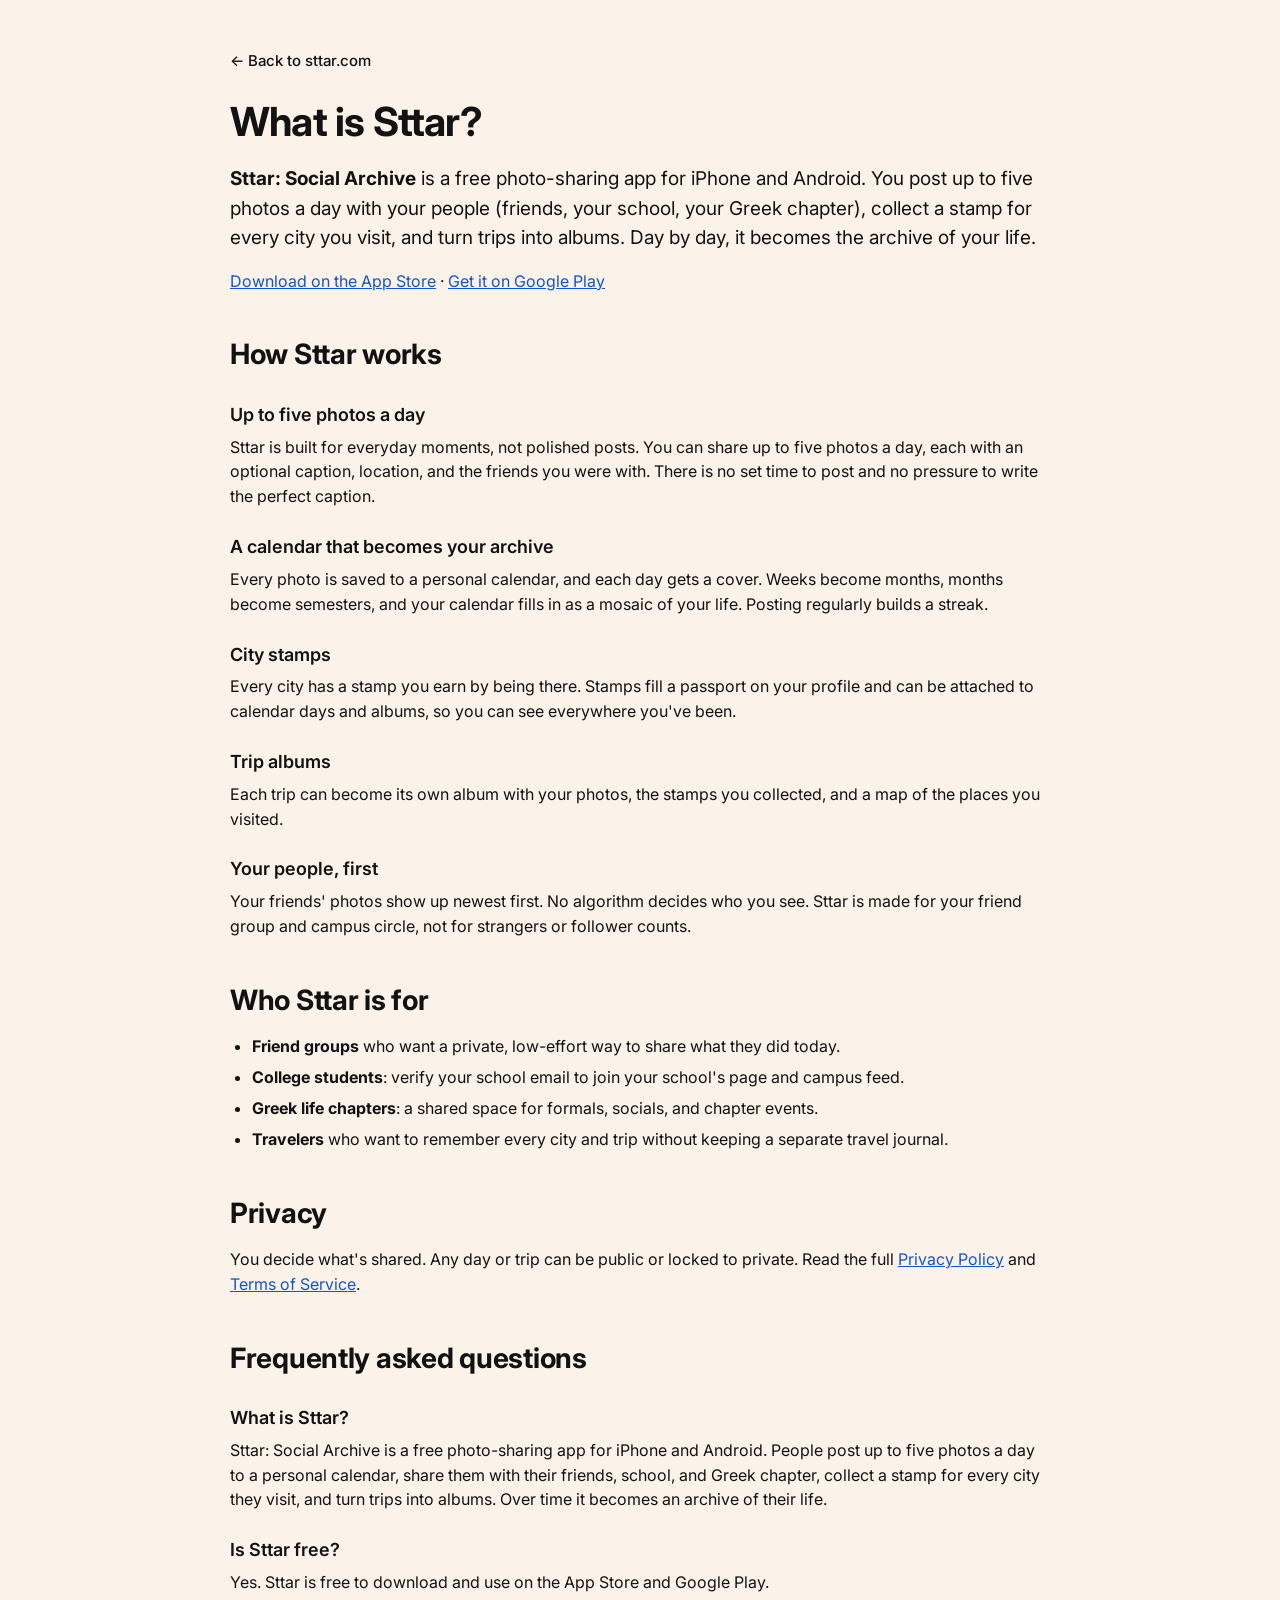
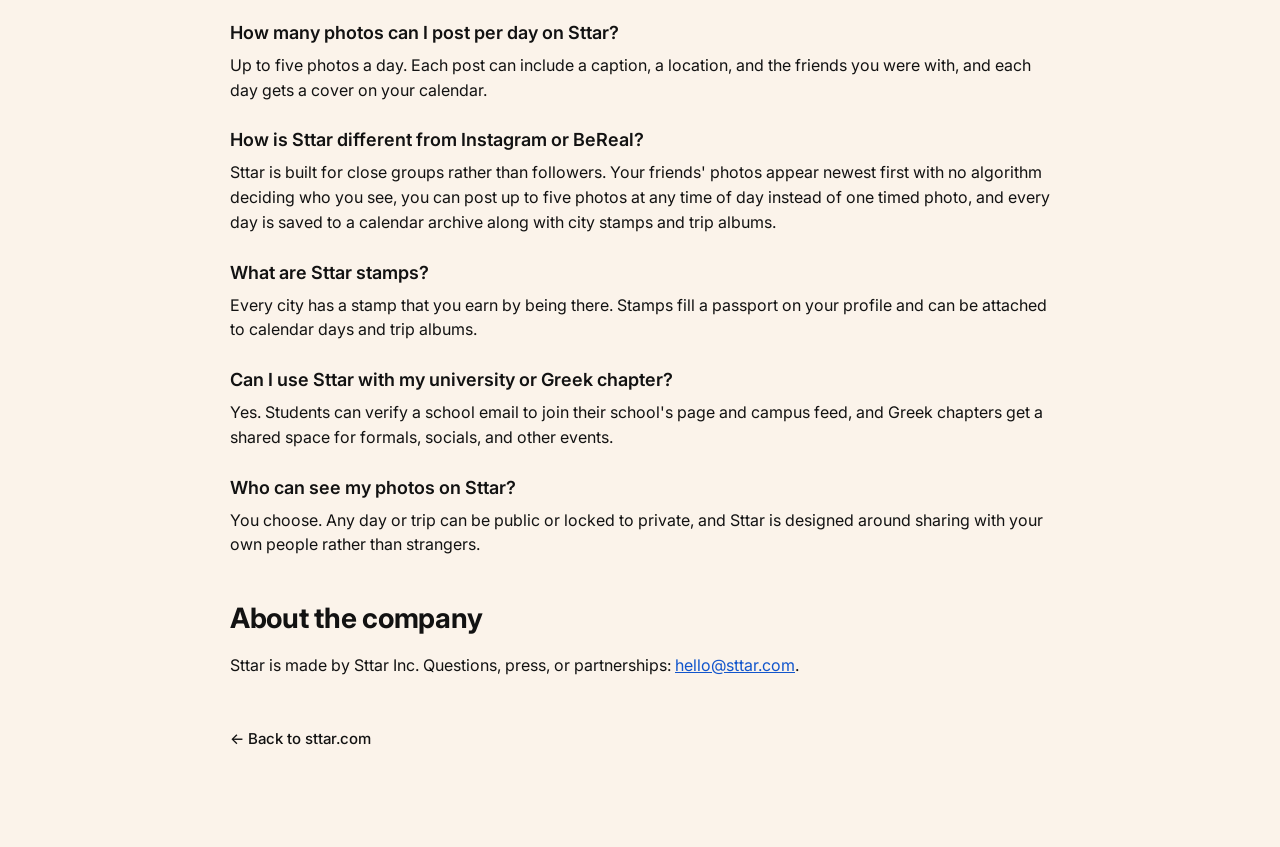
<file: about/index.html>
<!DOCTYPE html>
<html lang="en">
<head>
<meta charset="utf-8">
<meta name="viewport" content="width=device-width, initial-scale=1">
<title>What is Sttar? The Social Archive App for Daily Photos With Friends</title>
<meta name="description" content="Sttar: Social Archive is a free app for sharing up to five photos a day with your friends, school, and Greek chapter. Collect city stamps, build trip albums, and keep a calendar archive of your life.">
<link rel="canonical" href="https://sttar.com/about/">
<meta name="robots" content="index, follow, max-image-preview:large">
<link rel="icon" href="/favicon.ico" sizes="any">
<link rel="apple-touch-icon" href="/assets/apple-touch-icon.png">
<meta name="apple-itunes-app" content="app-id=6754605970">
<meta property="og:type" content="website">
<meta property="og:site_name" content="Sttar">
<meta property="og:url" content="https://sttar.com/about/">
<meta property="og:title" content="What is Sttar? The Social Archive App">
<meta property="og:description" content="Share up to five photos a day with your people, collect city stamps, and build an archive of your life. Free on iPhone and Android.">
<meta property="og:image" content="https://sttar.com/assets/og-image.jpg">
<meta name="twitter:card" content="summary_large_image">
<meta name="twitter:image" content="https://sttar.com/assets/og-image.jpg">
<script type="application/ld+json">
{"@context":"https://schema.org","@graph":[
{"@type":"AboutPage","@id":"https://sttar.com/about/#page","url":"https://sttar.com/about/","name":"What is Sttar?","dateModified":"2026-10-19","isPartOf":{"@id":"https://sttar.com/#website"},"about":{"@id":"https://sttar.com/#app"}},
{"@type":"MobileApplication","@id":"https://sttar.com/#app","name":"Sttar: Social Archive","alternateName":"Sttar","description":"A social archive app where people share up to five photos a day with their friends, school, and Greek chapter, collect location-based city stamps, and build trip albums and a calendar archive of their life.","operatingSystem":"iOS, Android","applicationCategory":"SocialNetworkingApplication","contentRating":"13+","url":"https://sttar.com/","installUrl":["https://apps.apple.com/us/app/sttar-social-archive/id6754605970","https://play.google.com/store/apps/details?id=com.sttar"],"offers":{"@type":"Offer","price":"0","priceCurrency":"USD"},"publisher":{"@id":"https://sttar.com/#org"}},
{"@type":"Organization","@id":"https://sttar.com/#org","name":"Sttar","legalName":"Sttar Inc.","alternateName":["Sttar: Social Archive","Sttar App"],"description":"Sttar makes Sttar: Social Archive, a free app for sharing up to five photos a day with your friends, school, and Greek chapter.","url":"https://sttar.com/","logo":{"@type":"ImageObject","url":"https://sttar.com/assets/icon-512.png","width":512,"height":512},"image":"https://sttar.com/assets/icon-512.png","email":"hello@sttar.com","sameAs":["https://www.instagram.com/the.sttar","https://apps.apple.com/us/app/sttar-social-archive/id6754605970","https://play.google.com/store/apps/details?id=com.sttar"]},
{"@type":"FAQPage","mainEntity":[
{"@type":"Question","name":"What is Sttar?","acceptedAnswer":{"@type":"Answer","text":"Sttar: Social Archive is a free photo-sharing app for iPhone and Android. People post up to five photos a day to a personal calendar, share them with their friends, school, and Greek chapter, collect a stamp for every city they visit, and turn trips into albums. Over time it becomes an archive of their life."}},
{"@type":"Question","name":"Is Sttar free?","acceptedAnswer":{"@type":"Answer","text":"Yes. Sttar is free to download and use on the App Store and Google Play."}},
{"@type":"Question","name":"How many photos can I post per day on Sttar?","acceptedAnswer":{"@type":"Answer","text":"Up to five photos a day. Each post can include a caption, a location, and the friends you were with, and each day gets a cover on your calendar."}},
{"@type":"Question","name":"How is Sttar different from Instagram or BeReal?","acceptedAnswer":{"@type":"Answer","text":"Sttar is built for close groups rather than followers. Your friends' photos appear newest first with no algorithm deciding who you see, you can post up to five photos at any time of day instead of one timed photo, and every day is saved to a calendar archive along with city stamps and trip albums."}},
{"@type":"Question","name":"What are Sttar stamps?","acceptedAnswer":{"@type":"Answer","text":"Every city has a stamp that you earn by being there. Stamps fill a passport on your profile and can be attached to calendar days and trip albums."}},
{"@type":"Question","name":"Can I use Sttar with my university or Greek chapter?","acceptedAnswer":{"@type":"Answer","text":"Yes. Students can verify a school email to join their school's page and campus feed, and Greek chapters get a shared space for formals, socials, and other events."}},
{"@type":"Question","name":"Who can see my photos on Sttar?","acceptedAnswer":{"@type":"Answer","text":"You choose. Any day or trip can be public or locked to private, and Sttar is designed around sharing with your own people rather than strangers."}}
]}
]}
</script>
<link rel="preconnect" href="https://fonts.googleapis.com">
<link href="https://fonts.googleapis.com/css2?family=Inter:wght@400;500;600;700&display=swap" rel="stylesheet">
<style>
  body { margin:0; background:#FBF3EA; font-family:'Inter',system-ui,sans-serif; color:#121212; line-height:1.55; }
  main { max-width:820px; margin:0 auto; padding:48px 24px 96px; }
  h1 { font-size:40px; font-weight:700; letter-spacing:-0.02em; margin:0 0 20px; line-height:1.1; }
  h2 { font-size:28px; font-weight:700; letter-spacing:-0.01em; margin:40px 0 12px; }
  h3 { font-size:18px; font-weight:600; margin:24px 0 6px; }
  p { font-size:16px; margin:0 0 10px; }
  ul { font-size:16px; margin:0 0 12px; padding-left:22px; }
  li { margin-bottom:6px; }
  a { color:#1155cc; }
  a:hover { color:#0b3d91; }
  .back { display:inline-flex; align-items:center; gap:6px; font-size:15px; font-weight:500; text-decoration:none; color:#121212; }
  .back.top { margin:0 0 28px; }
  .back.bottom { margin:40px 0 0; }
  .lead { font-size:19px; }
  .cta { margin:16px 0 0; }
</style>
</head>
<body>
  <main>
    <a href="https://sttar.com" class="back top">← Back to sttar.com</a>
    <h1>What is Sttar?</h1>
    <p class="lead"><strong>Sttar: Social Archive</strong> is a free photo-sharing app for iPhone and Android. You post up to five photos a day with your people (friends, your school, your Greek chapter), collect a stamp for every city you visit, and turn trips into albums. Day by day, it becomes the archive of your life.</p>
    <p class="cta"><a href="https://apps.apple.com/us/app/sttar-social-archive/id6754605970">Download on the App Store</a> · <a href="https://play.google.com/store/apps/details?id=com.sttar">Get it on Google Play</a></p>

    <h2>How Sttar works</h2>
    <h3>Up to five photos a day</h3>
    <p>Sttar is built for everyday moments, not polished posts. You can share up to five photos a day, each with an optional caption, location, and the friends you were with. There is no set time to post and no pressure to write the perfect caption.</p>
    <h3>A calendar that becomes your archive</h3>
    <p>Every photo is saved to a personal calendar, and each day gets a cover. Weeks become months, months become semesters, and your calendar fills in as a mosaic of your life. Posting regularly builds a streak.</p>
    <h3>City stamps</h3>
    <p>Every city has a stamp you earn by being there. Stamps fill a passport on your profile and can be attached to calendar days and albums, so you can see everywhere you've been.</p>
    <h3>Trip albums</h3>
    <p>Each trip can become its own album with your photos, the stamps you collected, and a map of the places you visited.</p>
    <h3>Your people, first</h3>
    <p>Your friends' photos show up newest first. No algorithm decides who you see. Sttar is made for your friend group and campus circle, not for strangers or follower counts.</p>

    <h2>Who Sttar is for</h2>
    <ul>
      <li><strong>Friend groups</strong> who want a private, low-effort way to share what they did today.</li>
      <li><strong>College students</strong>: verify your school email to join your school's page and campus feed.</li>
      <li><strong>Greek life chapters</strong>: a shared space for formals, socials, and chapter events.</li>
      <li><strong>Travelers</strong> who want to remember every city and trip without keeping a separate travel journal.</li>
    </ul>

    <h2>Privacy</h2>
    <p>You decide what's shared. Any day or trip can be public or locked to private. Read the full <a href="/privacy-policy/">Privacy Policy</a> and <a href="/terms-of-service/">Terms of Service</a>.</p>

    <h2>Frequently asked questions</h2>
    <h3>What is Sttar?</h3>
    <p>Sttar: Social Archive is a free photo-sharing app for iPhone and Android. People post up to five photos a day to a personal calendar, share them with their friends, school, and Greek chapter, collect a stamp for every city they visit, and turn trips into albums. Over time it becomes an archive of their life.</p>
    <h3>Is Sttar free?</h3>
    <p>Yes. Sttar is free to download and use on the App Store and Google Play.</p>
    <h3>How many photos can I post per day on Sttar?</h3>
    <p>Up to five photos a day. Each post can include a caption, a location, and the friends you were with, and each day gets a cover on your calendar.</p>
    <h3>How is Sttar different from Instagram or BeReal?</h3>
    <p>Sttar is built for close groups rather than followers. Your friends' photos appear newest first with no algorithm deciding who you see, you can post up to five photos at any time of day instead of one timed photo, and every day is saved to a calendar archive along with city stamps and trip albums.</p>
    <h3>What are Sttar stamps?</h3>
    <p>Every city has a stamp that you earn by being there. Stamps fill a passport on your profile and can be attached to calendar days and trip albums.</p>
    <h3>Can I use Sttar with my university or Greek chapter?</h3>
    <p>Yes. Students can verify a school email to join their school's page and campus feed, and Greek chapters get a shared space for formals, socials, and other events.</p>
    <h3>Who can see my photos on Sttar?</h3>
    <p>You choose. Any day or trip can be public or locked to private, and Sttar is designed around sharing with your own people rather than strangers.</p>

    <h2>About the company</h2>
    <p>Sttar is made by Sttar Inc. Questions, press, or partnerships: <a href="mailto:hello@sttar.com">hello@sttar.com</a>.</p>

    <a href="https://sttar.com" class="back bottom">← Back to sttar.com</a>
  </main>
</body>
</html>
</file>
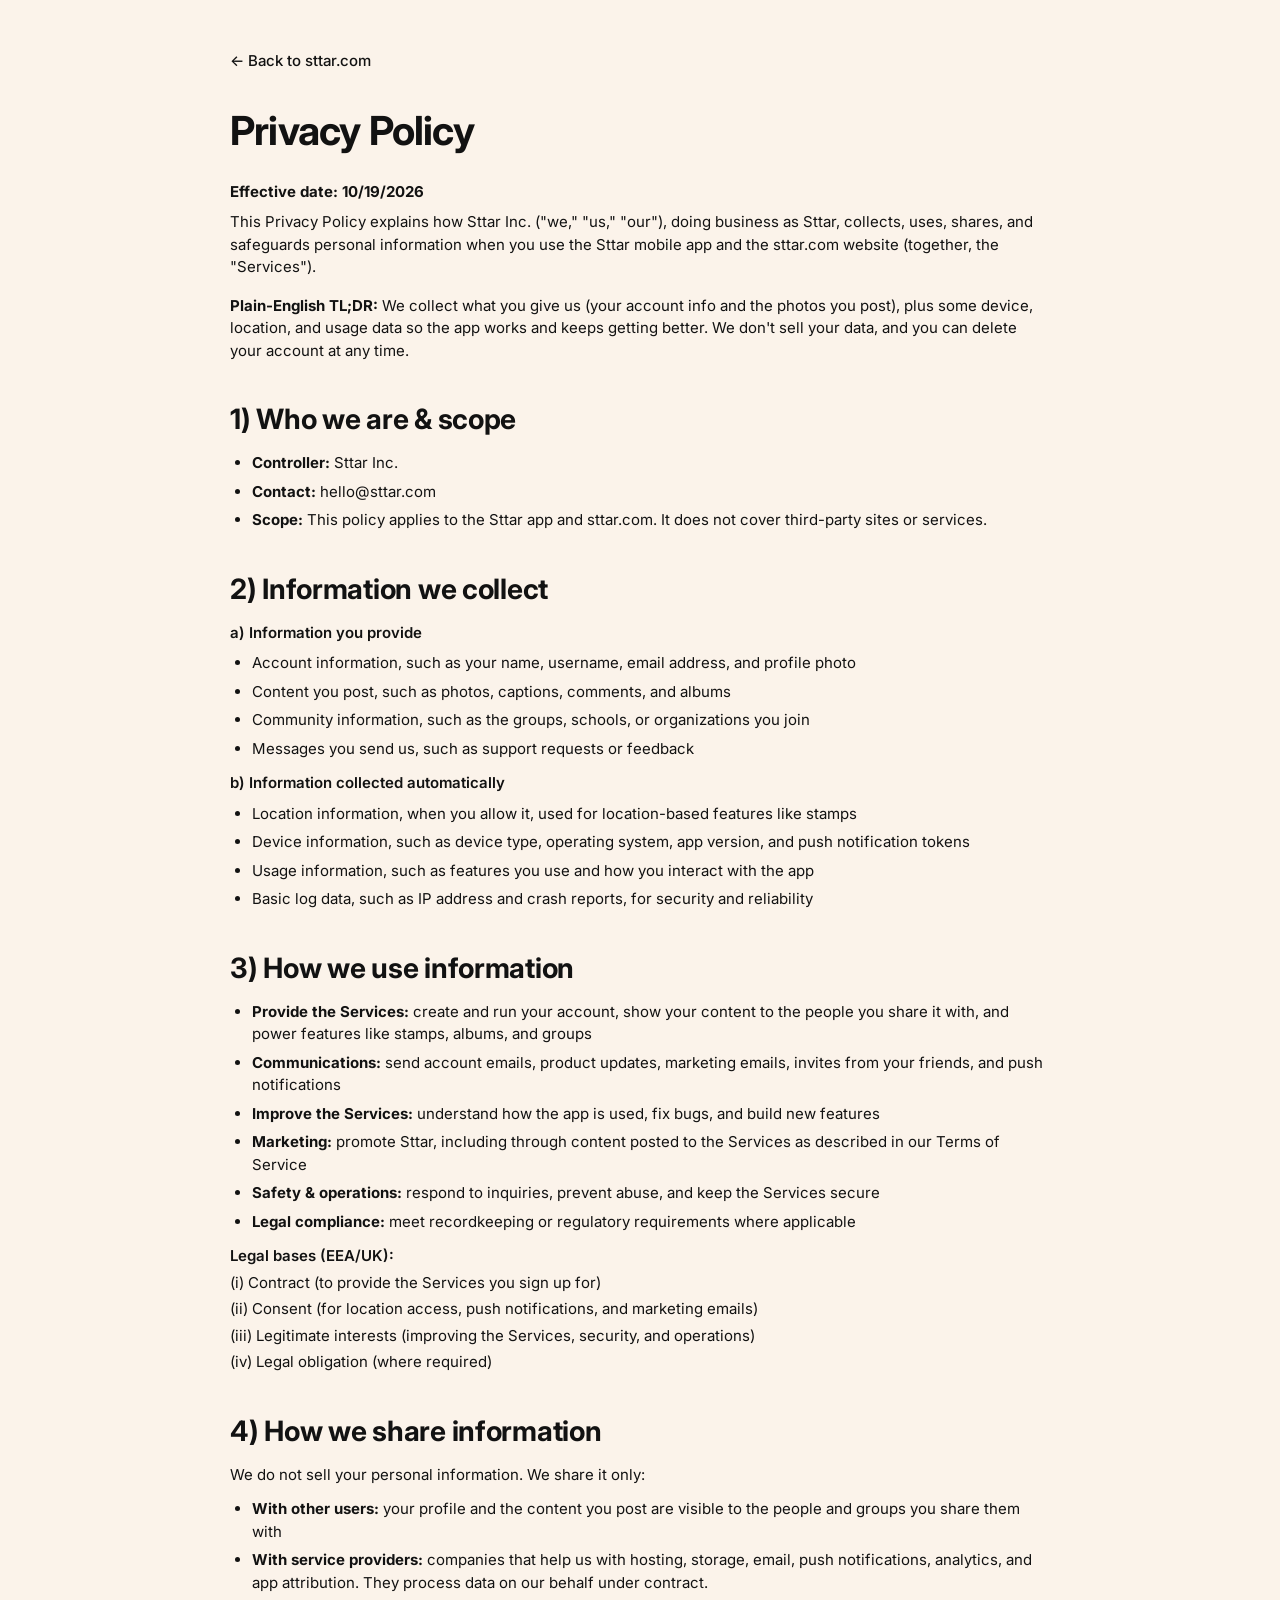
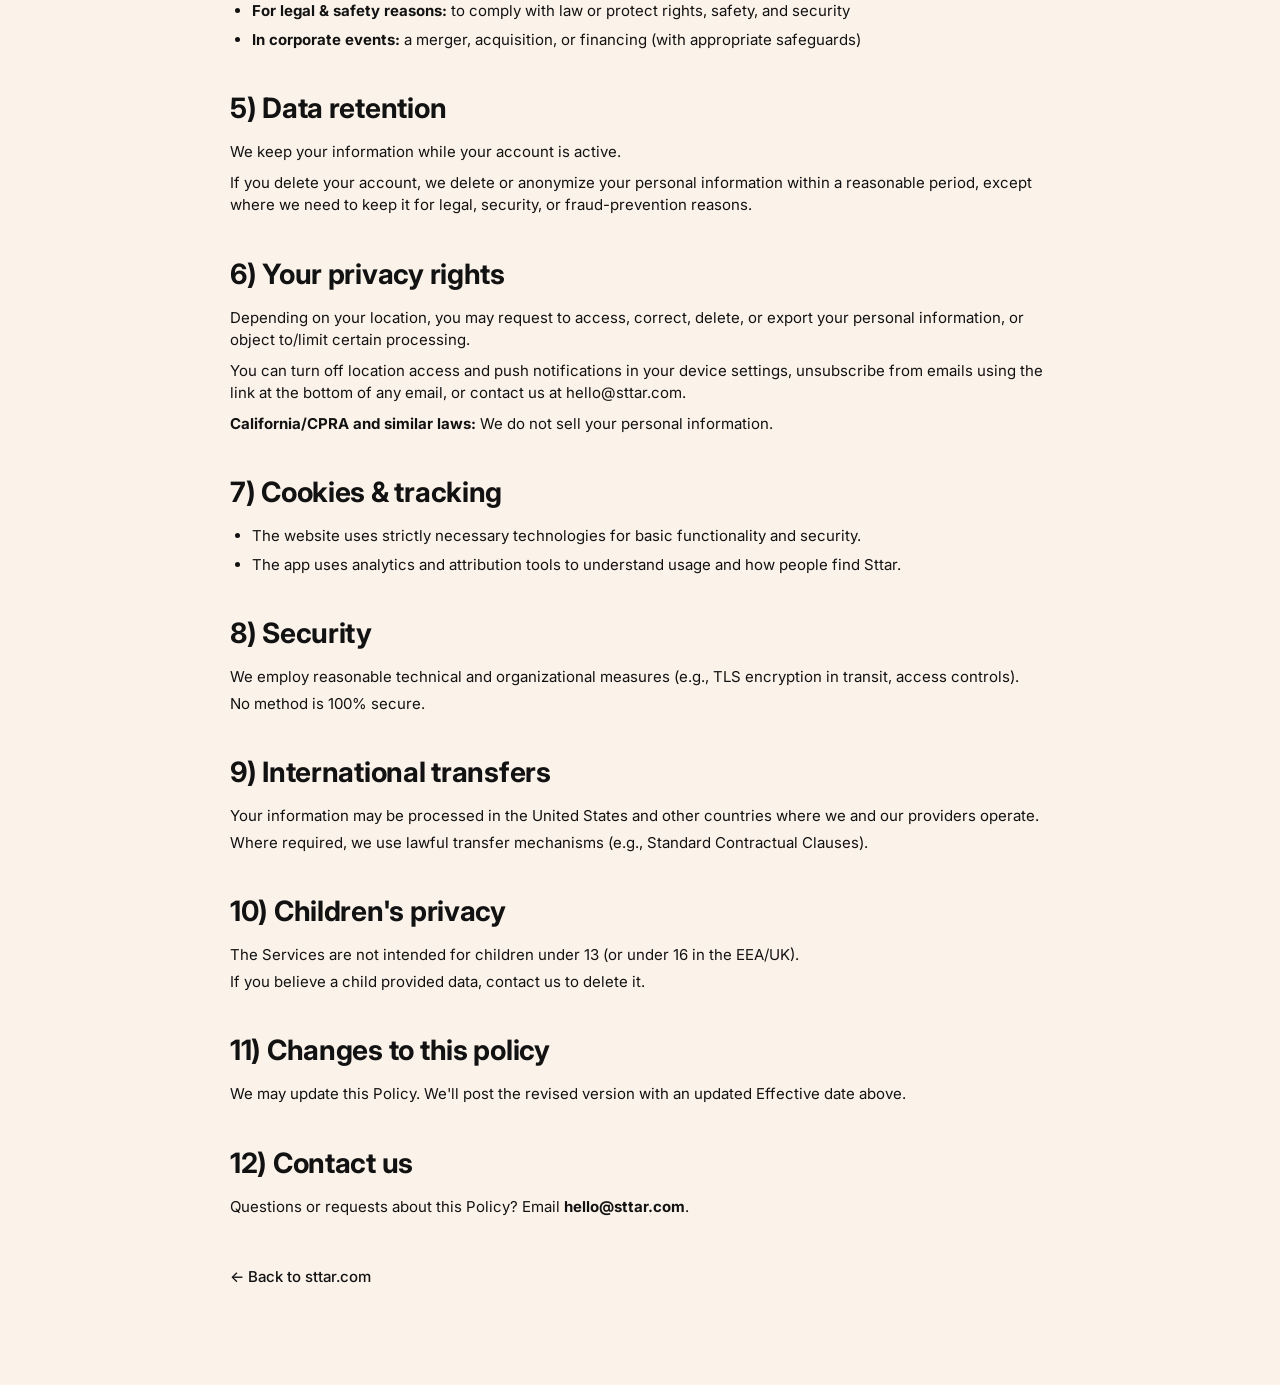
<file: privacy-policy/index.html>
<!DOCTYPE html>
<html lang="en">
<head>
<meta charset="utf-8">
<meta name="viewport" content="width=device-width, initial-scale=1">
<title>Sttar Privacy Policy</title>
<meta name="description" content="How Sttar collects, uses, and protects your information.">
<link rel="canonical" href="https://sttar.com/privacy-policy/">
<link rel="icon" href="/favicon.ico" sizes="any">
<link rel="apple-touch-icon" href="/assets/apple-touch-icon.png">
<meta property="og:title" content="Privacy Policy">
<meta property="og:image" content="https://sttar.com/assets/og-image.jpg">
<link rel="preconnect" href="https://fonts.googleapis.com">
<link href="https://fonts.googleapis.com/css2?family=Inter:wght@400;500;600;700&display=swap" rel="stylesheet">
<style>
  body { margin:0; background:#FBF3EA; font-family:'Inter',system-ui,sans-serif; color:#121212; line-height:1.5; }
  main { max-width:820px; margin:0 auto; padding:48px 24px 96px; }
  h1 { font-size:40px; font-weight:700; letter-spacing:-0.02em; margin:0 0 20px; }
  h2 { font-size:28px; font-weight:700; letter-spacing:-0.01em; margin:36px 0 12px; }
  p { font-size:15px; margin:0 0 8px; }
  ul { font-size:15px; margin:0 0 12px; padding-left:22px; }
  li { margin-bottom:6px; }
  a { color:#1155cc; }
  a:hover { color:#0b3d91; }
  .back { display:inline-flex; align-items:center; gap:6px; font-size:15px; font-weight:500; text-decoration:none; color:#121212; }
  .back.top { margin:0 0 28px; }
  .back.bottom { margin:40px 0 0; }
</style>
</head>
<body>
  <main>
    <a href="https://sttar.com" class="back top">← Back to sttar.com</a>
    <h1>Privacy Policy</h1>
    <p><strong>Effective date: 10/19/2026</strong></p>
    <p style="margin-bottom:16px;">This Privacy Policy explains how Sttar Inc. ("we," "us," "our"), doing business as Sttar, collects, uses, shares, and safeguards personal information when you use the Sttar mobile app and the sttar.com website (together, the "Services").</p>
    <p style="margin-bottom:32px;"><strong>Plain-English TL;DR:</strong> We collect what you give us (your account info and the photos you post), plus some device, location, and usage data so the app works and keeps getting better. We don't sell your data, and you can delete your account at any time.</p>

    <h2>1) Who we are &amp; scope</h2>
    <ul>
      <li><strong>Controller:</strong> Sttar Inc.</li>
      <li><strong>Contact:</strong> hello@sttar.com</li>
      <li><strong>Scope:</strong> This policy applies to the Sttar app and sttar.com. It does not cover third-party sites or services.</li>
    </ul>

    <h2>2) Information we collect</h2>
    <p style="font-weight:600;">a) Information you provide</p>
    <ul>
      <li>Account information, such as your name, username, email address, and profile photo</li>
      <li>Content you post, such as photos, captions, comments, and albums</li>
      <li>Community information, such as the groups, schools, or organizations you join</li>
      <li>Messages you send us, such as support requests or feedback</li>
    </ul>
    <p style="font-weight:600;">b) Information collected automatically</p>
    <ul>
      <li>Location information, when you allow it, used for location-based features like stamps</li>
      <li>Device information, such as device type, operating system, app version, and push notification tokens</li>
      <li>Usage information, such as features you use and how you interact with the app</li>
      <li>Basic log data, such as IP address and crash reports, for security and reliability</li>
    </ul>

    <h2>3) How we use information</h2>
    <ul>
      <li><strong>Provide the Services:</strong> create and run your account, show your content to the people you share it with, and power features like stamps, albums, and groups</li>
      <li><strong>Communications:</strong> send account emails, product updates, marketing emails, invites from your friends, and push notifications</li>
      <li><strong>Improve the Services:</strong> understand how the app is used, fix bugs, and build new features</li>
      <li><strong>Marketing:</strong> promote Sttar, including through content posted to the Services as described in our Terms of Service</li>
      <li><strong>Safety &amp; operations:</strong> respond to inquiries, prevent abuse, and keep the Services secure</li>
      <li><strong>Legal compliance:</strong> meet recordkeeping or regulatory requirements where applicable</li>
    </ul>
    <p style="font-weight:600;margin-bottom:4px;">Legal bases (EEA/UK):</p>
    <p style="margin-bottom:4px;">(i) Contract (to provide the Services you sign up for)</p>
    <p style="margin-bottom:4px;">(ii) Consent (for location access, push notifications, and marketing emails)</p>
    <p style="margin-bottom:4px;">(iii) Legitimate interests (improving the Services, security, and operations)</p>
    <p>(iv) Legal obligation (where required)</p>

    <h2>4) How we share information</h2>
    <p style="margin-bottom:12px;">We do not sell your personal information. We share it only:</p>
    <ul>
      <li><strong>With other users:</strong> your profile and the content you post are visible to the people and groups you share them with</li>
      <li><strong>With service providers:</strong> companies that help us with hosting, storage, email, push notifications, analytics, and app attribution. They process data on our behalf under contract.</li>
      <li><strong>For legal &amp; safety reasons:</strong> to comply with law or protect rights, safety, and security</li>
      <li><strong>In corporate events:</strong> a merger, acquisition, or financing (with appropriate safeguards)</li>
    </ul>

    <h2>5) Data retention</h2>
    <p>We keep your information while your account is active.</p>
    <p>If you delete your account, we delete or anonymize your personal information within a reasonable period, except where we need to keep it for legal, security, or fraud-prevention reasons.</p>

    <h2>6) Your privacy rights</h2>
    <p>Depending on your location, you may request to access, correct, delete, or export your personal information, or object to/limit certain processing.</p>
    <p>You can turn off location access and push notifications in your device settings, unsubscribe from emails using the link at the bottom of any email, or contact us at hello@sttar.com.</p>
    <p><strong>California/CPRA and similar laws:</strong> We do not sell your personal information.</p>

    <h2>7) Cookies &amp; tracking</h2>
    <ul>
      <li>The website uses strictly necessary technologies for basic functionality and security.</li>
      <li>The app uses analytics and attribution tools to understand usage and how people find Sttar.</li>
    </ul>

    <h2>8) Security</h2>
    <p style="margin-bottom:4px;">We employ reasonable technical and organizational measures (e.g., TLS encryption in transit, access controls).</p>
    <p>No method is 100% secure.</p>

    <h2>9) International transfers</h2>
    <p style="margin-bottom:4px;">Your information may be processed in the United States and other countries where we and our providers operate.</p>
    <p>Where required, we use lawful transfer mechanisms (e.g., Standard Contractual Clauses).</p>

    <h2>10) Children's privacy</h2>
    <p style="margin-bottom:4px;">The Services are not intended for children under 13 (or under 16 in the EEA/UK).</p>
    <p>If you believe a child provided data, contact us to delete it.</p>

    <h2>11) Changes to this policy</h2>
    <p>We may update this Policy. We'll post the revised version with an updated Effective date above.</p>

    <h2>12) Contact us</h2>
    <p>Questions or requests about this Policy? Email <strong>hello@sttar.com</strong>.</p>

    <a href="https://sttar.com" class="back bottom">← Back to sttar.com</a>
  </main>
</body>
</html>
</file>
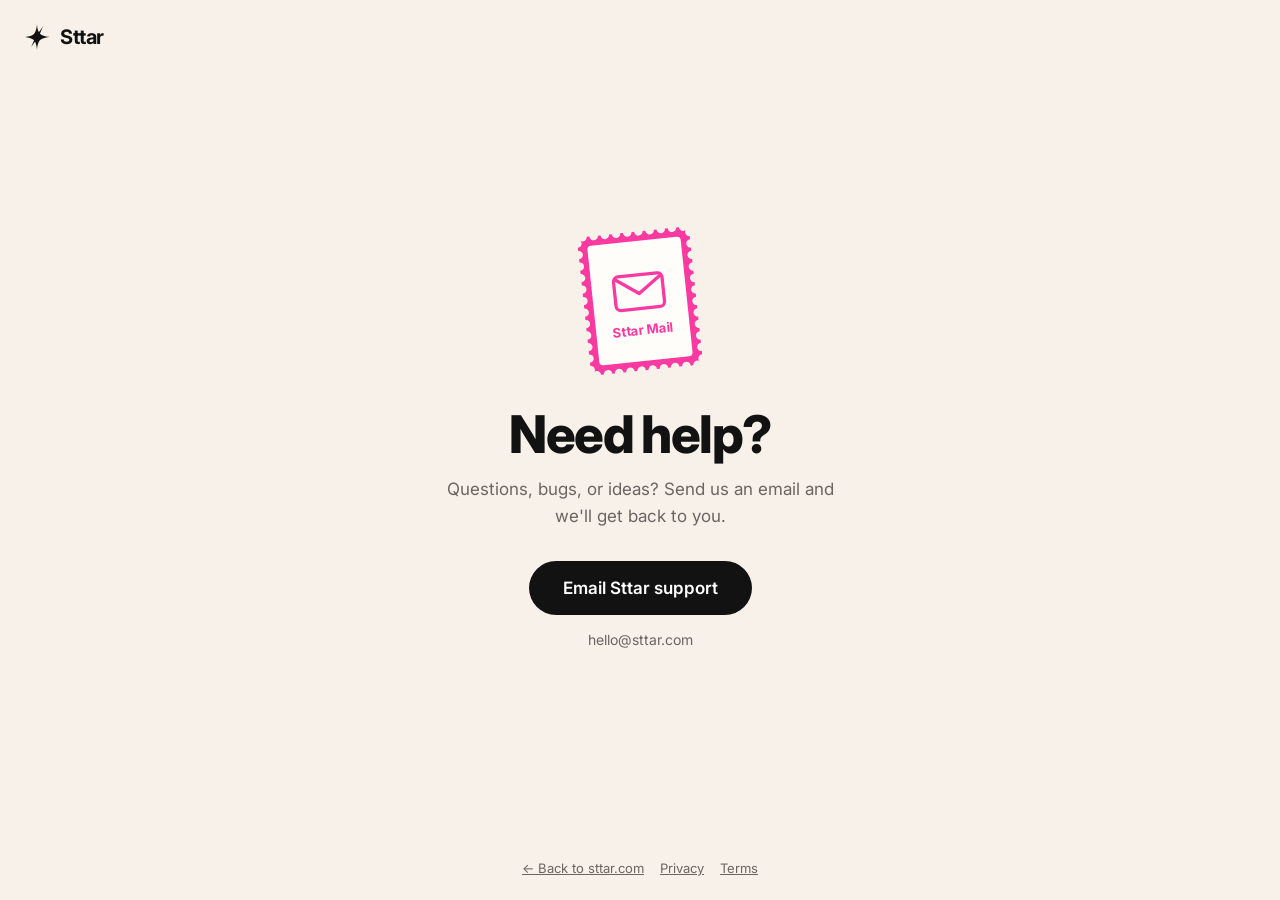
<file: support/index.html>
<!DOCTYPE html>
<html lang="en">
<head>
<meta charset="utf-8">
<meta name="viewport" content="width=device-width, initial-scale=1">
<title>Support · Sttar</title>
<meta name="description" content="Get help with Sttar: Social Archive. Need help with Sttar? Email the Sttar team at hello@sttar.com.">
<link rel="canonical" href="https://sttar.com/support/">
<link rel="icon" href="/favicon.ico" sizes="any">
<link rel="apple-touch-icon" href="/assets/apple-touch-icon.png">
<meta property="og:title" content="Sttar Support">
<meta property="og:description" content="Need help? Email the Sttar team.">
<meta property="og:image" content="https://sttar.com/assets/og-image.jpg">
<link rel="preconnect" href="https://fonts.googleapis.com">
<link href="https://fonts.googleapis.com/css2?family=Inter:wght@400;500;600;700;800&display=swap" rel="stylesheet">
<style>
  :root { --cream:#F7F1EA; --card:#FFFDFA; --ink:#121212; --muted:#6B6460; --line:#E4DACF; --pink:#FA3AA1; }
  * { box-sizing:border-box; }
  body { margin:0; background:var(--cream); color:var(--ink); font-family:'Inter',system-ui,sans-serif;
         min-height:100vh; display:flex; flex-direction:column; -webkit-font-smoothing:antialiased; }
  header { padding:24px; }
  header a { display:inline-flex; align-items:center; gap:10px; text-decoration:none; color:var(--ink); font-weight:700; font-size:20px; letter-spacing:-0.02em; }
  header svg { width:26px; height:26px; }
  main { flex:1; display:flex; flex-direction:column; align-items:center; justify-content:center; text-align:center; padding:24px 20px 64px; }
  .stamp { width:124px; height:150px; margin-bottom:32px; transform:rotate(-6deg); animation:pop .5s cubic-bezier(.2,1.5,.4,1) both; }
  .stamp text { font-family:'Inter',system-ui,sans-serif; font-size:14px; font-weight:700; letter-spacing:-0.01em; fill:#FA3AA1; }
  @keyframes pop { 0% { opacity:0; transform:rotate(-6deg) translateY(12px) scale(.94); } 100% { opacity:1; transform:rotate(-6deg); } }
  @media (prefers-reduced-motion: reduce) { .stamp { animation:none; } }
  h1 { font-size:clamp(36px, 8vw, 52px); font-weight:800; letter-spacing:-0.03em; line-height:1.05; margin:0 0 14px; }
  .lead { font-size:17px; line-height:1.55; color:var(--muted); margin:0 auto 32px; max-width:400px; }
  .btn { display:inline-flex; align-items:center; justify-content:center; height:54px; padding:0 34px; border-radius:999px;
         background:var(--ink); color:#fff; font-size:17px; font-weight:600; text-decoration:none; transition:transform .15s ease; }
  .btn:hover { transform:translateY(-1px); }
  .addr { display:block; margin-top:16px; font-size:14px; color:var(--muted); }

  footer { padding:24px; text-align:center; font-size:13px; color:var(--muted); }
  footer a { color:inherit; margin:0 8px; }
</style>
</head>
<body>
  <header>
    <a href="/" aria-label="Sttar home">
      <svg viewBox="0 0 36 36" aria-hidden="true"><path d="M18 0C18 0 18.244 6.801 20.561 11.274C23.892 7.273 26.997 2.454 26.997 2.454C26.997 2.454 23.944 8.361 22.154 13.544C22.165 13.555 22.176 13.566 22.187 13.577C26.016 17.4 36 18 36 18C36 18 26.117 18.459 22.287 22.289C18.457 26.119 18 36 18 36C18 36 17.669 29.232 15.381 24.731C12.068 28.768 9.003 33.535 9.003 33.535C9.003 33.535 12.03 27.694 13.874 22.494C13.813 22.428 13.751 22.363 13.688 22.3C9.858 18.47 0 18 0 18C0 18 9.883 17.541 13.713 13.711C17.543 9.881 18 0 18 0Z" fill="currentColor"/></svg>
      Sttar
    </a>
  </header>

  <main>
    <svg class="stamp" viewBox="-6 -6 132 160" aria-hidden="true">
      <path d="M0 0 L1.5 0.0 A4.5 4.5 0 0 0 10.5 0.0 L13.5 0.0 A4.5 4.5 0 0 0 22.5 0.0 L25.5 0.0 A4.5 4.5 0 0 0 34.5 0.0 L37.5 0.0 A4.5 4.5 0 0 0 46.5 0.0 L49.5 0.0 A4.5 4.5 0 0 0 58.5 0.0 L61.5 0.0 A4.5 4.5 0 0 0 70.5 0.0 L73.5 0.0 A4.5 4.5 0 0 0 82.5 0.0 L85.5 0.0 A4.5 4.5 0 0 0 94.5 0.0 L97.5 0.0 A4.5 4.5 0 0 0 106.5 0.0 L109.5 0.0 A4.5 4.5 0 0 0 118.5 0.0 L120 0 L120.0 1.7 A4.5 4.5 0 0 0 120.0 10.7 L120.0 14.0 A4.5 4.5 0 0 0 120.0 23.0 L120.0 26.3 A4.5 4.5 0 0 0 120.0 35.3 L120.0 38.7 A4.5 4.5 0 0 0 120.0 47.7 L120.0 51.0 A4.5 4.5 0 0 0 120.0 60.0 L120.0 63.3 A4.5 4.5 0 0 0 120.0 72.3 L120.0 75.7 A4.5 4.5 0 0 0 120.0 84.7 L120.0 88.0 A4.5 4.5 0 0 0 120.0 97.0 L120.0 100.3 A4.5 4.5 0 0 0 120.0 109.3 L120.0 112.7 A4.5 4.5 0 0 0 120.0 121.7 L120.0 125.0 A4.5 4.5 0 0 0 120.0 134.0 L120.0 137.3 A4.5 4.5 0 0 0 120.0 146.3 L120 148 L118.5 148.0 A4.5 4.5 0 0 0 109.5 148.0 L106.5 148.0 A4.5 4.5 0 0 0 97.5 148.0 L94.5 148.0 A4.5 4.5 0 0 0 85.5 148.0 L82.5 148.0 A4.5 4.5 0 0 0 73.5 148.0 L70.5 148.0 A4.5 4.5 0 0 0 61.5 148.0 L58.5 148.0 A4.5 4.5 0 0 0 49.5 148.0 L46.5 148.0 A4.5 4.5 0 0 0 37.5 148.0 L34.5 148.0 A4.5 4.5 0 0 0 25.5 148.0 L22.5 148.0 A4.5 4.5 0 0 0 13.5 148.0 L10.5 148.0 A4.5 4.5 0 0 0 1.5 148.0 L0 148 L0.0 146.3 A4.5 4.5 0 0 0 0.0 137.3 L0.0 134.0 A4.5 4.5 0 0 0 0.0 125.0 L0.0 121.7 A4.5 4.5 0 0 0 0.0 112.7 L0.0 109.3 A4.5 4.5 0 0 0 0.0 100.3 L0.0 97.0 A4.5 4.5 0 0 0 0.0 88.0 L0.0 84.7 A4.5 4.5 0 0 0 0.0 75.7 L0.0 72.3 A4.5 4.5 0 0 0 0.0 63.3 L0.0 60.0 A4.5 4.5 0 0 0 0.0 51.0 L0.0 47.7 A4.5 4.5 0 0 0 0.0 38.7 L0.0 35.3 A4.5 4.5 0 0 0 0.0 26.3 L0.0 23.0 A4.5 4.5 0 0 0 0.0 14.0 L0.0 10.7 A4.5 4.5 0 0 0 0.0 1.7 Z" fill="#FA3AA1"/>
      <g fill="#F7F1EA"><circle cx="0" cy="0" r="4.5"/><circle cx="120" cy="0" r="4.5"/><circle cx="120" cy="148" r="4.5"/><circle cx="0" cy="148" r="4.5"/></g>
      <rect x="10" y="10" width="100" height="128" rx="4" fill="#FFFDFA"/>
      <g fill="none" stroke="#FA3AA1" stroke-width="3.5" stroke-linejoin="round" stroke-linecap="round">
        <rect x="34" y="46" width="52" height="36" rx="5"/>
        <path d="M36 49 L60 66 L84 49"/>
      </g>
      <text x="60" y="110" text-anchor="middle">Sttar Mail</text>
    </svg>
    <h1>Need help?</h1>
    <p class="lead">Questions, bugs, or ideas? Send us an email and we'll get back to you.</p>
    <a class="btn" id="email" href="mailto:hello@sttar.com?subject=Sttar%20Support">Email Sttar support</a>
    <span class="addr">hello@sttar.com</span>
  </main>

  <footer>
    <a href="/">← Back to sttar.com</a><a href="/privacy-policy/">Privacy</a><a href="/terms-of-service/">Terms</a>
  </footer>

  <script>
    (function () {
      var body = "Hi Sttar team,\n\n\n\nMy Sttar username:\n";
      document.getElementById("email").href = "mailto:hello@sttar.com?subject=" + encodeURIComponent("Sttar Support") + "&body=" + encodeURIComponent(body);
    })();
  </script>
</body>
</html>
</file>
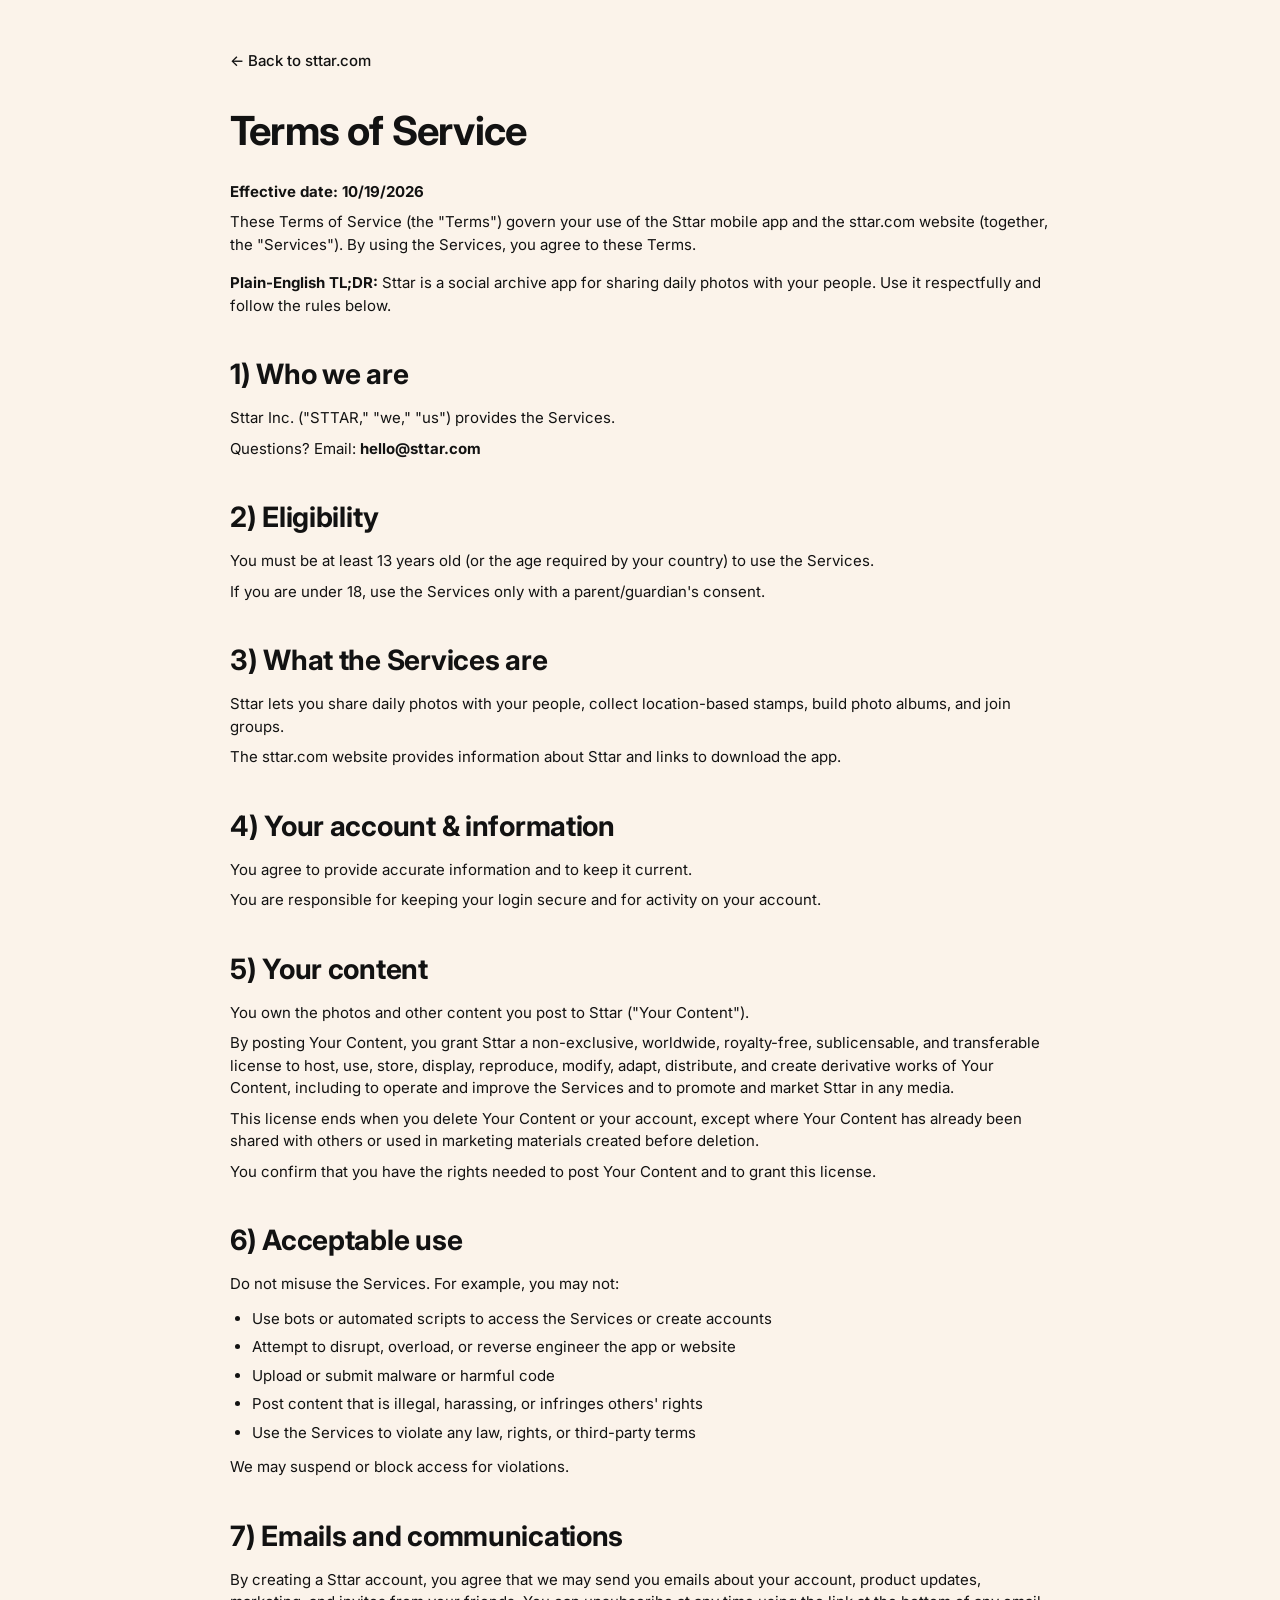
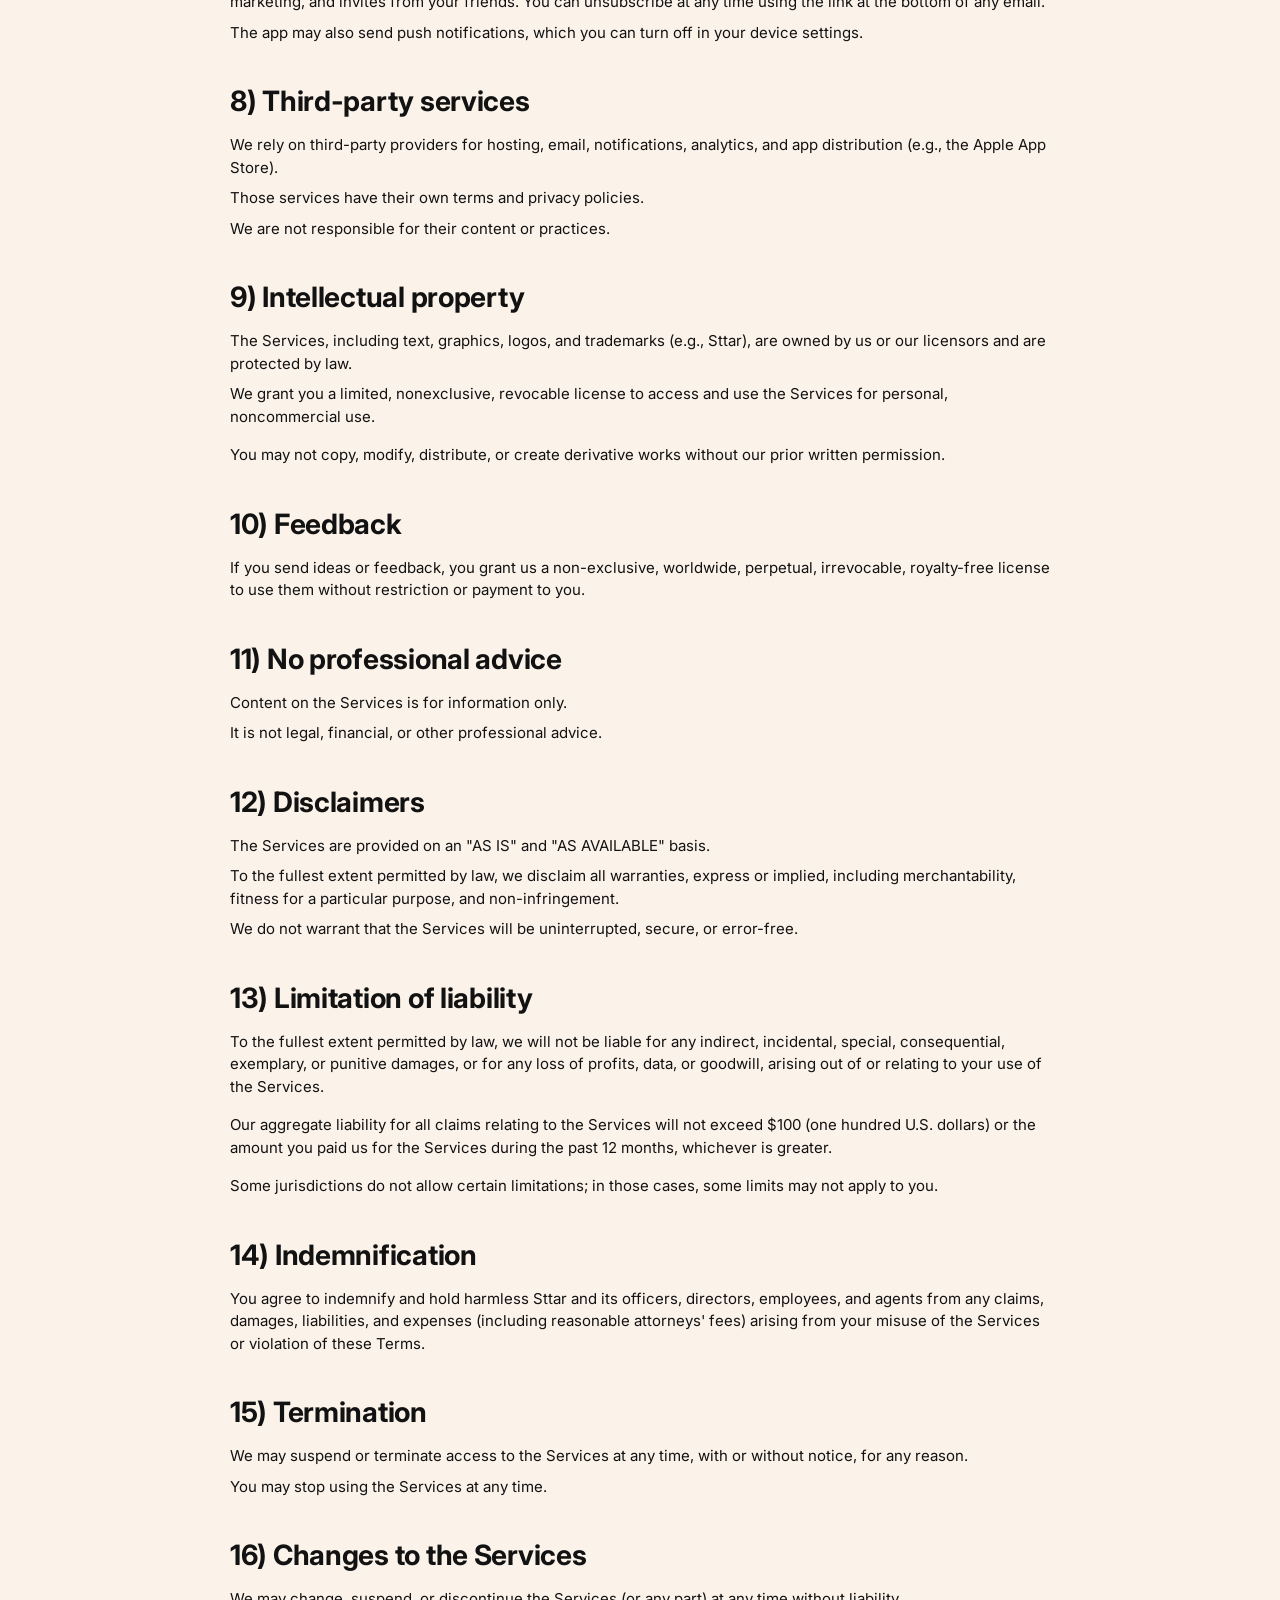
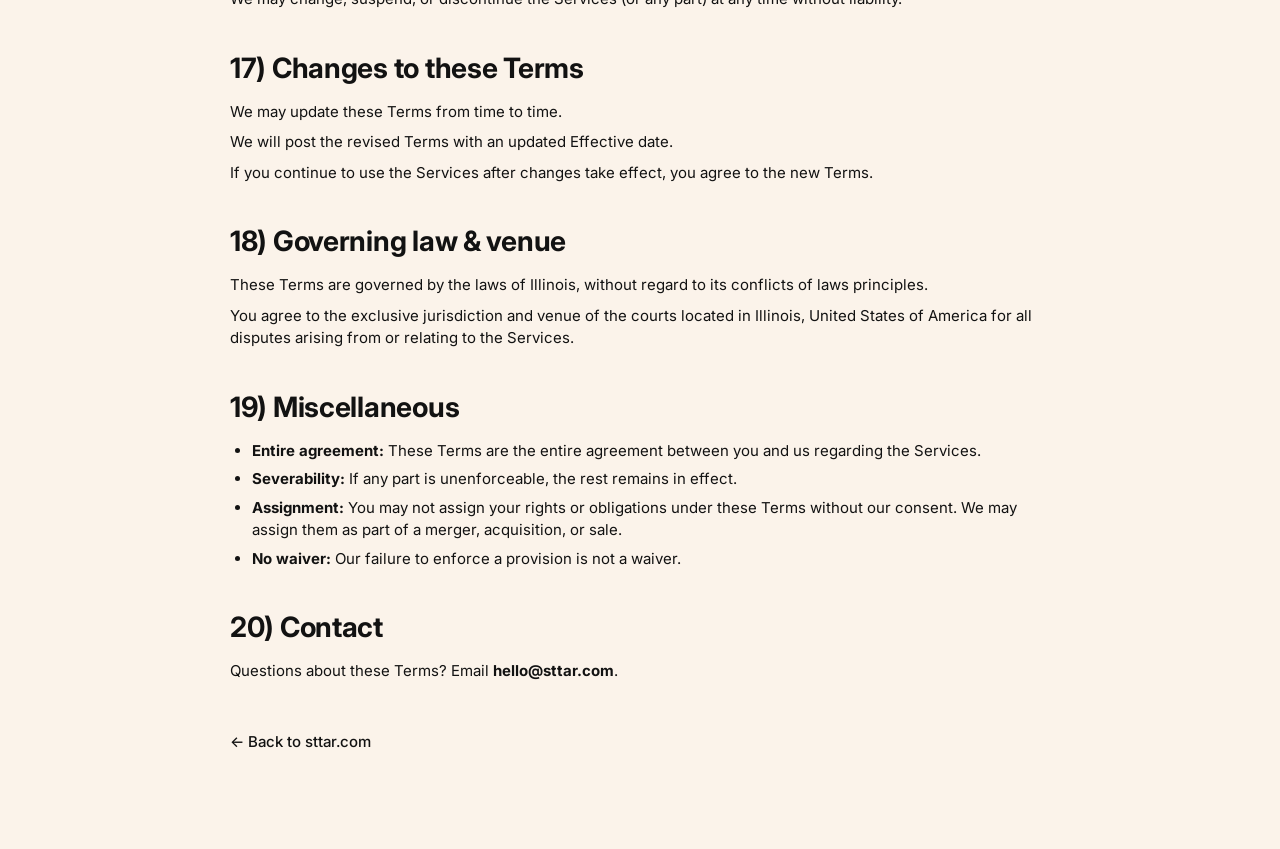
<file: terms-of-service/index.html>
<!DOCTYPE html>
<html lang="en">
<head>
<meta charset="utf-8">
<meta name="viewport" content="width=device-width, initial-scale=1">
<title>Sttar Terms of Service</title>
<meta name="description" content="The terms that govern your use of Sttar: Social Archive.">
<link rel="canonical" href="https://sttar.com/terms-of-service/">
<link rel="icon" href="/favicon.ico" sizes="any">
<link rel="apple-touch-icon" href="/assets/apple-touch-icon.png">
<meta property="og:title" content="Sttar Terms of Service">
<meta property="og:image" content="https://sttar.com/assets/og-image.jpg">
<link rel="preconnect" href="https://fonts.googleapis.com">
<link href="https://fonts.googleapis.com/css2?family=Inter:wght@400;500;600;700&display=swap" rel="stylesheet">
<style>
  body { margin:0; background:#FBF3EA; font-family:'Inter',system-ui,sans-serif; color:#121212; line-height:1.5; }
  main { max-width:820px; margin:0 auto; padding:48px 24px 96px; }
  h1 { font-size:40px; font-weight:700; letter-spacing:-0.02em; margin:0 0 20px; }
  h2 { font-size:28px; font-weight:700; letter-spacing:-0.01em; margin:36px 0 12px; }
  p { font-size:15px; margin:0 0 8px; }
  ul { font-size:15px; margin:0 0 12px; padding-left:22px; }
  li { margin-bottom:6px; }
  a { color:#1155cc; }
  a:hover { color:#0b3d91; }
  .back { display:inline-flex; align-items:center; gap:6px; font-size:15px; font-weight:500; text-decoration:none; color:#121212; }
  .back.top { margin:0 0 28px; }
  .back.bottom { margin:40px 0 0; }
</style>
</head>
<body>
  <main>
    <a href="https://sttar.com" class="back top">← Back to sttar.com</a>
    <h1>Terms of Service</h1>
    <p><strong>Effective date: 10/19/2026</strong></p>
    <p style="margin-bottom:16px;">These Terms of Service (the "Terms") govern your use of the Sttar mobile app and the sttar.com website (together, the "Services"). By using the Services, you agree to these Terms.</p>
    <p style="margin-bottom:32px;"><strong>Plain-English TL;DR:</strong> Sttar is a social archive app for sharing daily photos with your people. Use it respectfully and follow the rules below.</p>

    <h2>1) Who we are</h2>
    <p>Sttar Inc. ("STTAR," "we," "us") provides the Services.</p>
    <p>Questions? Email: <strong>hello@sttar.com</strong></p>

    <h2>2) Eligibility</h2>
    <p>You must be at least 13 years old (or the age required by your country) to use the Services.</p>
    <p>If you are under 18, use the Services only with a parent/guardian's consent.</p>

    <h2>3) What the Services are</h2>
    <p>Sttar lets you share daily photos with your people, collect location-based stamps, build photo albums, and join groups.</p>
    <p>The sttar.com website provides information about Sttar and links to download the app.</p>

    <h2>4) Your account &amp; information</h2>
    <p>You agree to provide accurate information and to keep it current.</p>
    <p>You are responsible for keeping your login secure and for activity on your account.</p>

    <h2>5) Your content</h2>
    <p>You own the photos and other content you post to Sttar ("Your Content").</p>
    <p>By posting Your Content, you grant Sttar a non-exclusive, worldwide, royalty-free, sublicensable, and transferable license to host, use, store, display, reproduce, modify, adapt, distribute, and create derivative works of Your Content, including to operate and improve the Services and to promote and market Sttar in any media.</p>
    <p>This license ends when you delete Your Content or your account, except where Your Content has already been shared with others or used in marketing materials created before deletion.</p>
    <p>You confirm that you have the rights needed to post Your Content and to grant this license.</p>

    <h2>6) Acceptable use</h2>
    <p style="margin-bottom:12px;">Do not misuse the Services. For example, you may not:</p>
    <ul>
      <li>Use bots or automated scripts to access the Services or create accounts</li>
      <li>Attempt to disrupt, overload, or reverse engineer the app or website</li>
      <li>Upload or submit malware or harmful code</li>
      <li>Post content that is illegal, harassing, or infringes others' rights</li>
      <li>Use the Services to violate any law, rights, or third-party terms</li>
    </ul>
    <p>We may suspend or block access for violations.</p>

    <h2>7) Emails and communications</h2>
    <p>By creating a Sttar account, you agree that we may send you emails about your account, product updates, marketing, and invites from your friends. You can unsubscribe at any time using the link at the bottom of any email.</p>
    <p>The app may also send push notifications, which you can turn off in your device settings.</p>

    <h2>8) Third-party services</h2>
    <p>We rely on third-party providers for hosting, email, notifications, analytics, and app distribution (e.g., the Apple App Store).</p>
    <p>Those services have their own terms and privacy policies.</p>
    <p>We are not responsible for their content or practices.</p>

    <h2>9) Intellectual property</h2>
    <p>The Services, including text, graphics, logos, and trademarks (e.g., Sttar), are owned by us or our licensors and are protected by law.</p>
    <p style="margin-bottom:16px;">We grant you a limited, nonexclusive, revocable license to access and use the Services for personal, noncommercial use.</p>
    <p>You may not copy, modify, distribute, or create derivative works without our prior written permission.</p>

    <h2>10) Feedback</h2>
    <p>If you send ideas or feedback, you grant us a non-exclusive, worldwide, perpetual, irrevocable, royalty-free license to use them without restriction or payment to you.</p>

    <h2>11) No professional advice</h2>
    <p>Content on the Services is for information only.</p>
    <p>It is not legal, financial, or other professional advice.</p>

    <h2>12) Disclaimers</h2>
    <p>The Services are provided on an "AS IS" and "AS AVAILABLE" basis.</p>
    <p>To the fullest extent permitted by law, we disclaim all warranties, express or implied, including merchantability, fitness for a particular purpose, and non-infringement.</p>
    <p>We do not warrant that the Services will be uninterrupted, secure, or error-free.</p>

    <h2>13) Limitation of liability</h2>
    <p style="margin-bottom:16px;">To the fullest extent permitted by law, we will not be liable for any indirect, incidental, special, consequential, exemplary, or punitive damages, or for any loss of profits, data, or goodwill, arising out of or relating to your use of the Services.</p>
    <p style="margin-bottom:16px;">Our aggregate liability for all claims relating to the Services will not exceed $100 (one hundred U.S. dollars) or the amount you paid us for the Services during the past 12 months, whichever is greater.</p>
    <p>Some jurisdictions do not allow certain limitations; in those cases, some limits may not apply to you.</p>

    <h2>14) Indemnification</h2>
    <p>You agree to indemnify and hold harmless Sttar and its officers, directors, employees, and agents from any claims, damages, liabilities, and expenses (including reasonable attorneys' fees) arising from your misuse of the Services or violation of these Terms.</p>

    <h2>15) Termination</h2>
    <p>We may suspend or terminate access to the Services at any time, with or without notice, for any reason.</p>
    <p>You may stop using the Services at any time.</p>

    <h2>16) Changes to the Services</h2>
    <p>We may change, suspend, or discontinue the Services (or any part) at any time without liability.</p>

    <h2>17) Changes to these Terms</h2>
    <p>We may update these Terms from time to time.</p>
    <p>We will post the revised Terms with an updated Effective date.</p>
    <p>If you continue to use the Services after changes take effect, you agree to the new Terms.</p>

    <h2>18) Governing law &amp; venue</h2>
    <p>These Terms are governed by the laws of Illinois, without regard to its conflicts of laws principles.</p>
    <p>You agree to the exclusive jurisdiction and venue of the courts located in Illinois, United States of America for all disputes arising from or relating to the Services.</p>

    <h2>19) Miscellaneous</h2>
    <ul>
      <li><strong>Entire agreement:</strong> These Terms are the entire agreement between you and us regarding the Services.</li>
      <li><strong>Severability:</strong> If any part is unenforceable, the rest remains in effect.</li>
      <li><strong>Assignment:</strong> You may not assign your rights or obligations under these Terms without our consent. We may assign them as part of a merger, acquisition, or sale.</li>
      <li><strong>No waiver:</strong> Our failure to enforce a provision is not a waiver.</li>
    </ul>

    <h2>20) Contact</h2>
    <p>Questions about these Terms? Email <strong>hello@sttar.com</strong>.</p>

    <a href="https://sttar.com" class="back bottom">← Back to sttar.com</a>
  </main>
</body>
</html>
</file>
